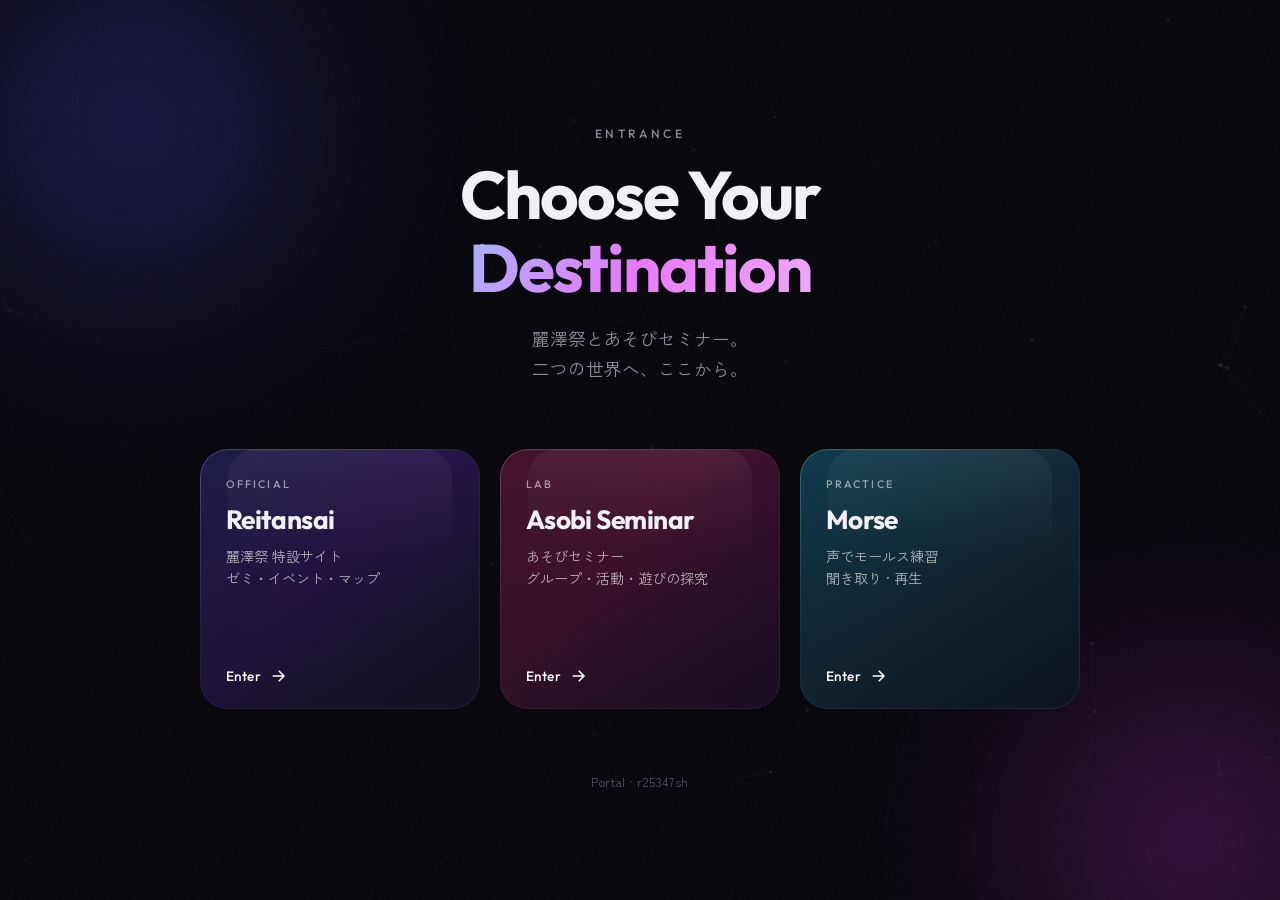
<file: reitansai_special/index.html>
<!DOCTYPE html>
<html lang="ja">
<head>
  <meta charset="UTF-8">
  <meta name="viewport" content="width=device-width, initial-scale=1.0">
  <title>Portal — Reitansai & Asobi Seminar</title>
  <meta name="description" content="麗澤祭とあそびセミナーへの入り口">
  <link rel="preconnect" href="https://fonts.googleapis.com">
  <link rel="preconnect" href="https://fonts.gstatic.com" crossorigin>
  <link href="https://fonts.googleapis.com/css2?family=Zen+Kaku+Gothic+New:wght@400;500;700&family=Outfit:wght@300;500;700&display=swap" rel="stylesheet">
  <link rel="stylesheet" href="style.css">
</head>
<body>
  <div class="bg-layer" aria-hidden="true">
    <canvas id="particles"></canvas>
    <div class="glow glow-1"></div>
    <div class="glow glow-2"></div>
    <div class="noise"></div>
  </div>

  <main class="stage">
    <header class="hero">
      <p class="eyebrow">Entrance</p>
      <h1 class="title">
        <span class="title-line">Choose Your</span>
        <span class="title-line accent">Destination</span>
      </h1>
      <p class="subtitle">麗澤祭とあそびセミナー。<br>二つの世界へ、ここから。</p>
    </header>

    <section class="cards" aria-label="サイトへのリンク">
      <a class="card card-reitansai" href="https://r25347sh.github.io/reitansai/" target="_blank" rel="noopener noreferrer">
        <div class="card-bg"></div>
        <div class="card-content">
          <span class="card-label">Official</span>
          <h2 class="card-title">Reitansai</h2>
          <p class="card-desc">麗澤祭 特設サイト<br>ゼミ・イベント・マップ</p>
          <span class="card-cta">
            <span>Enter</span>
            <svg width="18" height="18" viewBox="0 0 24 24" fill="none" stroke="currentColor" stroke-width="2"><path d="M5 12h14M13 5l7 7-7 7"/></svg>
          </span>
        </div>
      </a>

      <a class="card card-asobi" href="https://r25347sh.github.io/asobiseminar/" target="_blank" rel="noopener noreferrer">
        <div class="card-bg"></div>
        <div class="card-content">
          <span class="card-label">Lab</span>
          <h2 class="card-title">Asobi Seminar</h2>
          <p class="card-desc">あそびセミナー<br>グループ・活動・遊びの探究</p>
          <span class="card-cta">
            <span>Enter</span>
            <svg width="18" height="18" viewBox="0 0 24 24" fill="none" stroke="currentColor" stroke-width="2"><path d="M5 12h14M13 5l7 7-7 7"/></svg>
          </span>
        </div>
      </a>

      <a class="card card-morse" href="./morse/">
        <div class="card-bg"></div>
        <div class="card-content">
          <span class="card-label">Practice</span>
          <h2 class="card-title">Morse</h2>
          <p class="card-desc">声でモールス練習<br>聞き取り · 再生</p>
          <span class="card-cta">
            <span>Enter</span>
            <svg width="18" height="18" viewBox="0 0 24 24" fill="none" stroke="currentColor" stroke-width="2"><path d="M5 12h14M13 5l7 7-7 7"/></svg>
          </span>
        </div>
      </a>
    </section>

    <footer class="footer">
      <p>Portal · r25347sh</p>
    </footer>
  </main>

  <script src="script.js"></script>
</body>
</html>
</file>
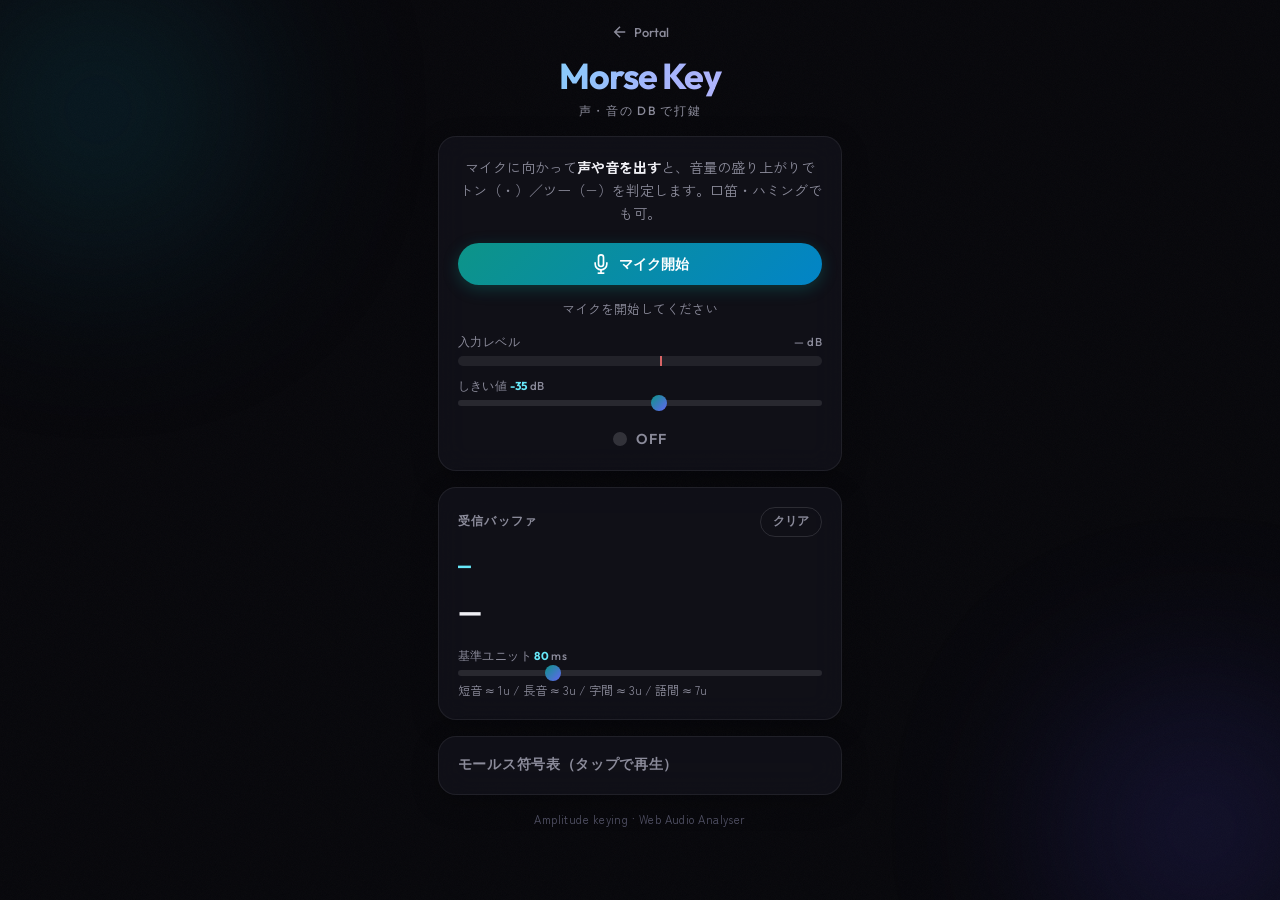
<file: reitansai_special/morse/index.html>
<!DOCTYPE html>
<html lang="ja">
<head>
  <meta charset="UTF-8">
  <meta name="viewport" content="width=device-width, initial-scale=1.0">
  <title>Morse Key — Voice Amplitude</title>
  <meta name="description" content="声や音の大きさでモールス信号を打つ練習">
  <link rel="preconnect" href="https://fonts.googleapis.com">
  <link rel="preconnect" href="https://fonts.gstatic.com" crossorigin>
  <link href="https://fonts.googleapis.com/css2?family=Outfit:wght@300;500;600;700&family=Zen+Kaku+Gothic+New:wght@400;500;700&family=JetBrains+Mono:wght@500;700&display=swap" rel="stylesheet">
  <link rel="stylesheet" href="style.css">
</head>
<body>
  <div class="bg-layer" aria-hidden="true">
    <div class="glow glow-1"></div>
    <div class="glow glow-2"></div>
    <div class="noise"></div>
  </div>

  <main class="app">
    <header class="header">
      <a href="../" class="back-link" aria-label="Portalへ戻る">
        <svg width="18" height="18" viewBox="0 0 24 24" fill="none" stroke="currentColor" stroke-width="2"><path d="M19 12H5M12 19l-7-7 7-7"/></svg>
        <span>Portal</span>
      </a>
      <h1 class="title">Morse Key</h1>
      <p class="subtitle">声・音の dB で打鍵</p>
    </header>

    <section class="panel">
      <p class="lead">
        マイクに向かって<strong>声や音を出す</strong>と、音量の盛り上がりで<br>
        トン（・）／ツー（−）を判定します。口笛・ハミングでも可。
      </p>

      <button type="button" id="mic-toggle" class="btn btn-primary btn-block" aria-pressed="false">
        <svg width="20" height="20" viewBox="0 0 24 24" fill="none" stroke="currentColor" stroke-width="2"><path d="M12 1a3 3 0 0 0-3 3v8a3 3 0 0 0 6 0V4a3 3 0 0 0-3-3z"/><path d="M19 10v2a7 7 0 0 1-14 0v-2"/><line x1="12" y1="19" x2="12" y2="23"/><line x1="8" y1="23" x2="16" y2="23"/></svg>
        <span class="btn-label">マイク開始</span>
      </button>

      <p class="status" id="status">マイクを開始してください</p>

      <div class="meter-block">
        <div class="meter-labels">
          <span>入力レベル</span>
          <span id="db-readout">— dB</span>
        </div>
        <div class="meter-track">
          <div class="meter-threshold" id="threshold-mark"></div>
          <div class="meter-fill" id="level-fill"></div>
        </div>
        <label class="setting">
          <span>しきい値 <strong id="thresh-value">-35</strong> dB</span>
          <input type="range" id="thresh" class="slider" min="-60" max="-15" value="-35">
        </label>
      </div>

      <div class="key-state" id="key-state">
        <span class="key-dot" id="key-indicator"></span>
        <span id="key-label">OFF</span>
      </div>
    </section>

    <section class="panel">
      <div class="output-head">
        <h2 class="panel-title">受信バッファ</h2>
        <button type="button" id="clear-btn" class="btn btn-ghost">クリア</button>
      </div>

      <div class="morse-line" id="morse-line" aria-live="polite">—</div>
      <div class="text-line" id="text-line">—</div>

      <div class="timing-row">
        <label class="setting compact">
          <span>基準ユニット <strong id="unit-value">80</strong> ms</span>
          <input type="range" id="unit" class="slider" min="40" max="200" value="80" step="5">
        </label>
        <p class="hint muted">短音 ≈ 1u / 長音 ≈ 3u / 字間 ≈ 3u / 語間 ≈ 7u</p>
      </div>
    </section>

    <details class="panel ref-panel">
      <summary>モールス符号表（タップで再生）</summary>
      <div class="ref-grid" id="ref-grid"></div>
    </details>

    <footer class="footer">
      <p>Amplitude keying · Web Audio Analyser</p>
    </footer>
  </main>

  <script src="script.js"></script>
</body>
</html>
</file>
<file: reitansai_special/style.css>
:root {
  --bg: #07070b;
  --text: #f0f0f5;
  --muted: #8b8b9a;
  --card-radius: 28px;
  --ease-out: cubic-bezier(0.22, 1, 0.36, 1);
  --ease-spring: cubic-bezier(0.34, 1.56, 0.64, 1);
}

*,
*::before,
*::after {
  margin: 0;
  padding: 0;
  box-sizing: border-box;
}

html {
  font-size: 16px;
  -webkit-font-smoothing: antialiased;
  -moz-osx-font-smoothing: grayscale;
}

body {
  min-height: 100vh;
  background: var(--bg);
  color: var(--text);
  font-family: "Zen Kaku Gothic New", "Hiragino Sans", system-ui, sans-serif;
  overflow-x: hidden;
  position: relative;
}

.bg-layer {
  position: fixed;
  inset: 0;
  z-index: 0;
  pointer-events: none;
}

#particles {
  position: absolute;
  inset: 0;
  width: 100%;
  height: 100%;
}

.glow {
  position: absolute;
  border-radius: 50%;
  filter: blur(100px);
  opacity: 0.45;
  will-change: transform;
}

.glow-1 {
  width: min(70vw, 520px);
  height: min(70vw, 520px);
  background: radial-gradient(circle, #4f46e5 0%, transparent 70%);
  top: -15%;
  left: -10%;
  animation: drift 18s ease-in-out infinite alternate;
}

.glow-2 {
  width: min(60vw, 480px);
  height: min(60vw, 480px);
  background: radial-gradient(circle, #c026d3 0%, transparent 70%);
  bottom: -20%;
  right: -12%;
  animation: drift 22s ease-in-out infinite alternate-reverse;
}

.noise {
  position: absolute;
  inset: 0;
  opacity: 0.035;
  background-image: url("data:image/svg+xml,%3Csvg viewBox='0 0 256 256' xmlns='http://www.w3.org/2000/svg'%3E%3Cfilter id='n'%3E%3CfeTurbulence type='fractalNoise' baseFrequency='0.85' numOctaves='4' stitchTiles='stitch'/%3E%3C/filter%3E%3Crect width='100%25' height='100%25' filter='url(%23n)'/%3E%3C/svg%3E");
  background-size: 180px;
}

@keyframes drift {
  0% { transform: translate(0, 0) scale(1); }
  100% { transform: translate(40px, 30px) scale(1.08); }
}

.stage {
  position: relative;
  z-index: 1;
  min-height: 100vh;
  display: flex;
  flex-direction: column;
  align-items: center;
  justify-content: center;
  padding: clamp(2rem, 5vw, 4rem) 1.25rem 3rem;
  gap: clamp(2.5rem, 6vw, 4rem);
}

.hero {
  text-align: center;
  max-width: 640px;
}

.eyebrow {
  font-family: "Outfit", sans-serif;
  font-size: 0.75rem;
  font-weight: 500;
  letter-spacing: 0.28em;
  text-transform: uppercase;
  color: var(--muted);
  margin-bottom: 1.1rem;
  opacity: 0;
  animation: rise 0.9s var(--ease-out) 0.1s forwards;
}

.title {
  font-family: "Outfit", sans-serif;
  font-weight: 700;
  font-size: clamp(2.4rem, 7vw, 4.2rem);
  line-height: 1.08;
  letter-spacing: -0.03em;
  margin-bottom: 1.25rem;
}

.title-line {
  display: block;
  opacity: 0;
  transform: translateY(28px);
  animation: rise 1s var(--ease-out) forwards;
}

.title-line:nth-child(1) { animation-delay: 0.2s; }
.title-line:nth-child(2) { animation-delay: 0.35s; }

.title-line.accent {
  background: linear-gradient(120deg, #a5b4fc 0%, #e879f9 50%, #f0abfc 100%);
  -webkit-background-clip: text;
  background-clip: text;
  color: transparent;
}

.subtitle {
  font-size: clamp(0.95rem, 2.2vw, 1.1rem);
  color: var(--muted);
  line-height: 1.75;
  font-weight: 400;
  opacity: 0;
  animation: rise 0.9s var(--ease-out) 0.55s forwards;
}

@keyframes rise {
  to {
    opacity: 1;
    transform: translateY(0);
  }
}

.cards {
  display: grid;
  grid-template-columns: repeat(3, minmax(0, 280px));
  gap: 1.25rem;
  width: 100%;
  max-width: 920px;
  justify-content: center;
}

@media (max-width: 900px) {
  .cards {
    grid-template-columns: repeat(2, minmax(0, 300px));
    max-width: 640px;
  }
}

@media (max-width: 620px) {
  .cards {
    grid-template-columns: 1fr;
    max-width: 360px;
  }
}

.card {
  position: relative;
  display: block;
  text-decoration: none;
  color: inherit;
  border-radius: var(--card-radius);
  overflow: hidden;
  isolation: isolate;
  min-height: 260px;
  opacity: 0;
  transform: translateY(40px) scale(0.97);
  animation: cardIn 1s var(--ease-out) forwards;
  transition: transform 0.45s var(--ease-out);
}

.card-reitansai { animation-delay: 0.65s; }
.card-asobi { animation-delay: 0.8s; }
.card-morse { animation-delay: 0.95s; }

@keyframes cardIn {
  to {
    opacity: 1;
    transform: translateY(0) scale(1);
  }
}

.card:hover {
  transform: translateY(-8px) scale(1.02);
}

.card:active {
  transform: translateY(-4px) scale(1.01);
}

.card-bg {
  position: absolute;
  inset: 0;
  z-index: 0;
  transition: transform 0.7s var(--ease-out);
}

.card:hover .card-bg {
  transform: scale(1.06);
}

.card-reitansai .card-bg {
  background:
    linear-gradient(160deg, rgba(15, 15, 25, 0.55) 0%, rgba(15, 15, 25, 0.85) 100%),
    linear-gradient(135deg, #312e81 0%, #4c1d95 45%, #1e1b4b 100%);
}

.card-asobi .card-bg {
  background:
    linear-gradient(160deg, rgba(15, 15, 25, 0.55) 0%, rgba(15, 15, 25, 0.85) 100%),
    linear-gradient(135deg, #831843 0%, #9d174d 40%, #4a044e 100%);
}

.card-morse .card-bg {
  background:
    linear-gradient(160deg, rgba(15, 15, 25, 0.55) 0%, rgba(15, 15, 25, 0.85) 100%),
    linear-gradient(135deg, #0e7490 0%, #155e75 45%, #083344 100%);
}

.card::before {
  content: "";
  position: absolute;
  inset: 0;
  border-radius: inherit;
  padding: 1px;
  background: linear-gradient(145deg, rgba(255,255,255,0.22), rgba(255,255,255,0.04) 40%, rgba(255,255,255,0.08));
  -webkit-mask: linear-gradient(#fff 0 0) content-box, linear-gradient(#fff 0 0);
  mask: linear-gradient(#fff 0 0) content-box, linear-gradient(#fff 0 0);
  -webkit-mask-composite: xor;
  mask-composite: exclude;
  pointer-events: none;
  z-index: 2;
}

.card-content {
  position: relative;
  z-index: 1;
  height: 100%;
  padding: 1.75rem 1.6rem 1.5rem;
  display: flex;
  flex-direction: column;
  gap: 0.35rem;
}

.card-label {
  font-family: "Outfit", sans-serif;
  font-size: 0.68rem;
  font-weight: 500;
  letter-spacing: 0.2em;
  text-transform: uppercase;
  color: rgba(255, 255, 255, 0.55);
  margin-bottom: 0.5rem;
}

.card-title {
  font-family: "Outfit", sans-serif;
  font-size: 1.65rem;
  font-weight: 700;
  letter-spacing: -0.02em;
  line-height: 1.15;
}

.card-desc {
  font-size: 0.88rem;
  color: rgba(255, 255, 255, 0.65);
  line-height: 1.55;
  margin-top: 0.35rem;
  flex: 1;
}

.card-cta {
  display: inline-flex;
  align-items: center;
  gap: 0.45rem;
  margin-top: 1.25rem;
  font-family: "Outfit", sans-serif;
  font-size: 0.85rem;
  font-weight: 500;
  letter-spacing: 0.04em;
  color: #fff;
  transition: gap 0.3s var(--ease-out);
}

.card:hover .card-cta {
  gap: 0.7rem;
}

.card-cta svg {
  transition: transform 0.3s var(--ease-out);
}

.card:hover .card-cta svg {
  transform: translateX(3px);
}

.card::after {
  content: "";
  position: absolute;
  top: 0;
  left: 10%;
  right: 10%;
  height: 40%;
  background: linear-gradient(180deg, rgba(255,255,255,0.08), transparent);
  border-radius: var(--card-radius) var(--card-radius) 0 0;
  pointer-events: none;
  z-index: 1;
  opacity: 0.7;
}

.footer {
  font-size: 0.75rem;
  color: #55556a;
  letter-spacing: 0.06em;
  opacity: 0;
  animation: rise 0.8s var(--ease-out) 1s forwards;
}

@media (prefers-reduced-motion: reduce) {
  .glow,
  .title-line,
  .eyebrow,
  .subtitle,
  .card,
  .footer {
    animation: none !important;
    opacity: 1 !important;
    transform: none !important;
  }
}
</file>
<file: reitansai_special/morse/style.css>
:root {
  --bg: #07070b;
  --surface: rgba(18, 18, 28, 0.78);
  --text: #f0f0f5;
  --muted: #8b8b9a;
  --accent: #67e8f9;
  --green: #34d399;
  --red: #f87171;
  --radius: 18px;
  --ease: cubic-bezier(0.22, 1, 0.36, 1);
  --font-display: "Outfit", system-ui, sans-serif;
  --font-body: "Zen Kaku Gothic New", "Hiragino Sans", system-ui, sans-serif;
  --font-mono: "JetBrains Mono", ui-monospace, monospace;
}

*,
*::before,
*::after {
  margin: 0;
  padding: 0;
  box-sizing: border-box;
}

html {
  font-size: 16px;
  -webkit-font-smoothing: antialiased;
}

body {
  min-height: 100vh;
  background: var(--bg);
  color: var(--text);
  font-family: var(--font-body);
  overflow-x: hidden;
}

.bg-layer {
  position: fixed;
  inset: 0;
  z-index: 0;
  pointer-events: none;
}

.glow {
  position: absolute;
  border-radius: 50%;
  filter: blur(100px);
  opacity: 0.36;
}

.glow-1 {
  width: min(60vw, 400px);
  height: min(60vw, 400px);
  background: radial-gradient(circle, #0e7490 0%, transparent 70%);
  top: -10%;
  left: -8%;
  animation: drift 22s ease-in-out infinite alternate;
}

.glow-2 {
  width: min(50vw, 360px);
  height: min(50vw, 360px);
  background: radial-gradient(circle, #4f46e5 0%, transparent 70%);
  bottom: -12%;
  right: -8%;
  animation: drift 26s ease-in-out infinite alternate-reverse;
}

.noise {
  position: absolute;
  inset: 0;
  opacity: 0.03;
  background-image: url("data:image/svg+xml,%3Csvg viewBox='0 0 256 256' xmlns='http://www.w3.org/2000/svg'%3E%3Cfilter id='n'%3E%3CfeTurbulence type='fractalNoise' baseFrequency='0.85' numOctaves='4' stitchTiles='stitch'/%3E%3C/filter%3E%3Crect width='100%25' height='100%25' filter='url(%23n)'/%3E%3C/svg%3E");
  background-size: 180px;
}

@keyframes drift {
  0% { transform: translate(0, 0) scale(1); }
  100% { transform: translate(20px, 16px) scale(1.05); }
}

.app {
  position: relative;
  z-index: 1;
  max-width: 440px;
  margin: 0 auto;
  padding: 1.35rem 1.15rem 2.75rem;
  display: flex;
  flex-direction: column;
  gap: 1rem;
}

.header { text-align: center; }

.back-link {
  display: inline-flex;
  align-items: center;
  gap: 0.35rem;
  font-family: var(--font-display);
  font-size: 0.8rem;
  font-weight: 500;
  color: var(--muted);
  text-decoration: none;
  margin-bottom: 0.8rem;
  transition: color 0.2s;
}

.back-link:hover { color: var(--text); }

.title {
  font-family: var(--font-display);
  font-weight: 700;
  font-size: clamp(1.85rem, 6vw, 2.25rem);
  letter-spacing: -0.03em;
  background: linear-gradient(120deg, #67e8f9 0%, #a5b4fc 55%, #c4b5fd 100%);
  -webkit-background-clip: text;
  background-clip: text;
  color: transparent;
}

.subtitle {
  font-family: var(--font-display);
  font-size: 0.75rem;
  font-weight: 500;
  letter-spacing: 0.14em;
  text-transform: uppercase;
  color: var(--muted);
  margin-top: 0.3rem;
}

.panel {
  background: var(--surface);
  backdrop-filter: blur(14px);
  -webkit-backdrop-filter: blur(14px);
  border-radius: var(--radius);
  border: 1px solid rgba(255, 255, 255, 0.07);
  padding: 1.15rem 1.15rem 1.25rem;
  box-shadow: 0 8px 28px rgba(0, 0, 0, 0.22);
}

.lead {
  font-size: 0.88rem;
  color: var(--muted);
  line-height: 1.65;
  text-align: center;
  margin-bottom: 1.1rem;
}

.lead strong { color: var(--text); }

.btn {
  display: inline-flex;
  align-items: center;
  justify-content: center;
  gap: 0.45rem;
  font-family: var(--font-display);
  font-size: 0.88rem;
  font-weight: 600;
  padding: 0.7rem 1.2rem;
  border-radius: 999px;
  border: none;
  cursor: pointer;
  transition: background 0.2s, transform 0.15s, box-shadow 0.2s;
  color: #fff;
  user-select: none;
}

.btn:active:not(:disabled) { transform: scale(0.98); }
.btn-block { width: 100%; }

.btn-primary {
  background: linear-gradient(135deg, #0d9488, #0284c7);
  box-shadow: 0 4px 16px rgba(13, 148, 136, 0.3);
}

.btn-primary[aria-pressed="true"] {
  background: linear-gradient(135deg, #ef4444, #f97316);
  box-shadow: 0 4px 16px rgba(239, 68, 68, 0.3);
}

.btn-ghost {
  background: transparent;
  border: 1px solid rgba(255, 255, 255, 0.12);
  color: var(--muted);
  font-size: 0.75rem;
  padding: 0.35rem 0.75rem;
}

.btn-ghost:hover {
  color: var(--text);
  border-color: rgba(255, 255, 255, 0.22);
}

.status {
  text-align: center;
  font-size: 0.82rem;
  color: var(--muted);
  margin: 0.85rem 0 1rem;
  min-height: 1.25em;
}

.meter-block { margin-bottom: 1rem; }

.meter-labels {
  display: flex;
  justify-content: space-between;
  font-family: var(--font-display);
  font-size: 0.72rem;
  font-weight: 500;
  color: var(--muted);
  letter-spacing: 0.04em;
  margin-bottom: 0.4rem;
}

.meter-track {
  position: relative;
  height: 10px;
  background: rgba(255, 255, 255, 0.08);
  border-radius: 999px;
  overflow: hidden;
  margin-bottom: 0.75rem;
}

.meter-fill {
  height: 100%;
  width: 0%;
  background: linear-gradient(90deg, #0d9488, #67e8f9);
  border-radius: inherit;
  transition: width 0.05s linear;
}

.meter-threshold {
  position: absolute;
  top: 0;
  bottom: 0;
  width: 2px;
  background: rgba(248, 113, 113, 0.85);
  left: 50%;
  z-index: 1;
  pointer-events: none;
}

.setting {
  display: flex;
  flex-direction: column;
  gap: 0.35rem;
  font-family: var(--font-display);
  font-size: 0.72rem;
  font-weight: 500;
  color: var(--muted);
  letter-spacing: 0.03em;
}

.setting strong { color: var(--accent); }
.setting.compact { margin-bottom: 0.35rem; }

.slider {
  -webkit-appearance: none;
  appearance: none;
  width: 100%;
  height: 6px;
  background: rgba(255, 255, 255, 0.1);
  border-radius: 999px;
  outline: none;
  cursor: pointer;
}

.slider::-webkit-slider-thumb {
  -webkit-appearance: none;
  width: 16px;
  height: 16px;
  background: linear-gradient(135deg, #0d9488, #6366f1);
  border-radius: 50%;
  cursor: pointer;
}

.slider::-moz-range-thumb {
  width: 16px;
  height: 16px;
  border: none;
  background: linear-gradient(135deg, #0d9488, #6366f1);
  border-radius: 50%;
  cursor: pointer;
}

.key-state {
  display: flex;
  align-items: center;
  justify-content: center;
  gap: 0.55rem;
  font-family: var(--font-display);
  font-size: 0.9rem;
  font-weight: 600;
  letter-spacing: 0.08em;
  color: var(--muted);
  padding: 0.5rem 0 0.15rem;
}

.key-dot {
  width: 14px;
  height: 14px;
  border-radius: 50%;
  background: rgba(255, 255, 255, 0.15);
  transition: background 0.08s, box-shadow 0.08s;
}

.key-state.on .key-dot {
  background: var(--green);
  box-shadow: 0 0 14px rgba(52, 211, 153, 0.7);
}

.key-state.on { color: var(--green); }

.output-head {
  display: flex;
  align-items: center;
  justify-content: space-between;
  margin-bottom: 0.85rem;
}

.panel-title {
  font-family: var(--font-display);
  font-size: 0.78rem;
  font-weight: 600;
  letter-spacing: 0.1em;
  text-transform: uppercase;
  color: var(--muted);
}

.morse-line {
  font-family: var(--font-mono);
  font-size: 1.35rem;
  font-weight: 700;
  letter-spacing: 0.14em;
  color: var(--accent);
  min-height: 1.6em;
  word-break: break-all;
  line-height: 1.5;
  margin-bottom: 0.5rem;
}

.text-line {
  font-family: var(--font-display);
  font-size: 1.75rem;
  font-weight: 700;
  letter-spacing: 0.08em;
  min-height: 1.4em;
  word-break: break-all;
  margin-bottom: 1rem;
}

.hint { font-size: 0.75rem; line-height: 1.45; }
.muted { color: var(--muted); }

.ref-panel summary {
  font-family: var(--font-display);
  font-size: 0.85rem;
  font-weight: 600;
  letter-spacing: 0.05em;
  color: var(--muted);
  cursor: pointer;
  list-style: none;
}

.ref-panel summary::-webkit-details-marker { display: none; }
.ref-panel[open] summary {
  margin-bottom: 0.85rem;
  color: var(--text);
}

.ref-grid {
  display: grid;
  grid-template-columns: repeat(auto-fill, minmax(70px, 1fr));
  gap: 0.35rem;
}

.ref-item {
  background: rgba(255, 255, 255, 0.04);
  border-radius: 10px;
  padding: 0.4rem 0.25rem;
  text-align: center;
  cursor: pointer;
  border: 1px solid transparent;
  transition: background 0.15s;
}

.ref-item:hover {
  background: rgba(255, 255, 255, 0.09);
  border-color: rgba(103, 232, 249, 0.25);
}

.ref-char {
  display: block;
  font-family: var(--font-display);
  font-weight: 700;
  font-size: 0.9rem;
}

.ref-code {
  display: block;
  font-family: var(--font-mono);
  font-size: 0.68rem;
  color: var(--muted);
  letter-spacing: 0.06em;
  margin-top: 0.12rem;
}

.footer {
  text-align: center;
  font-size: 0.7rem;
  color: #55556a;
  letter-spacing: 0.04em;
}

@media (prefers-reduced-motion: reduce) {
  .glow { animation: none; }
}
</file>
